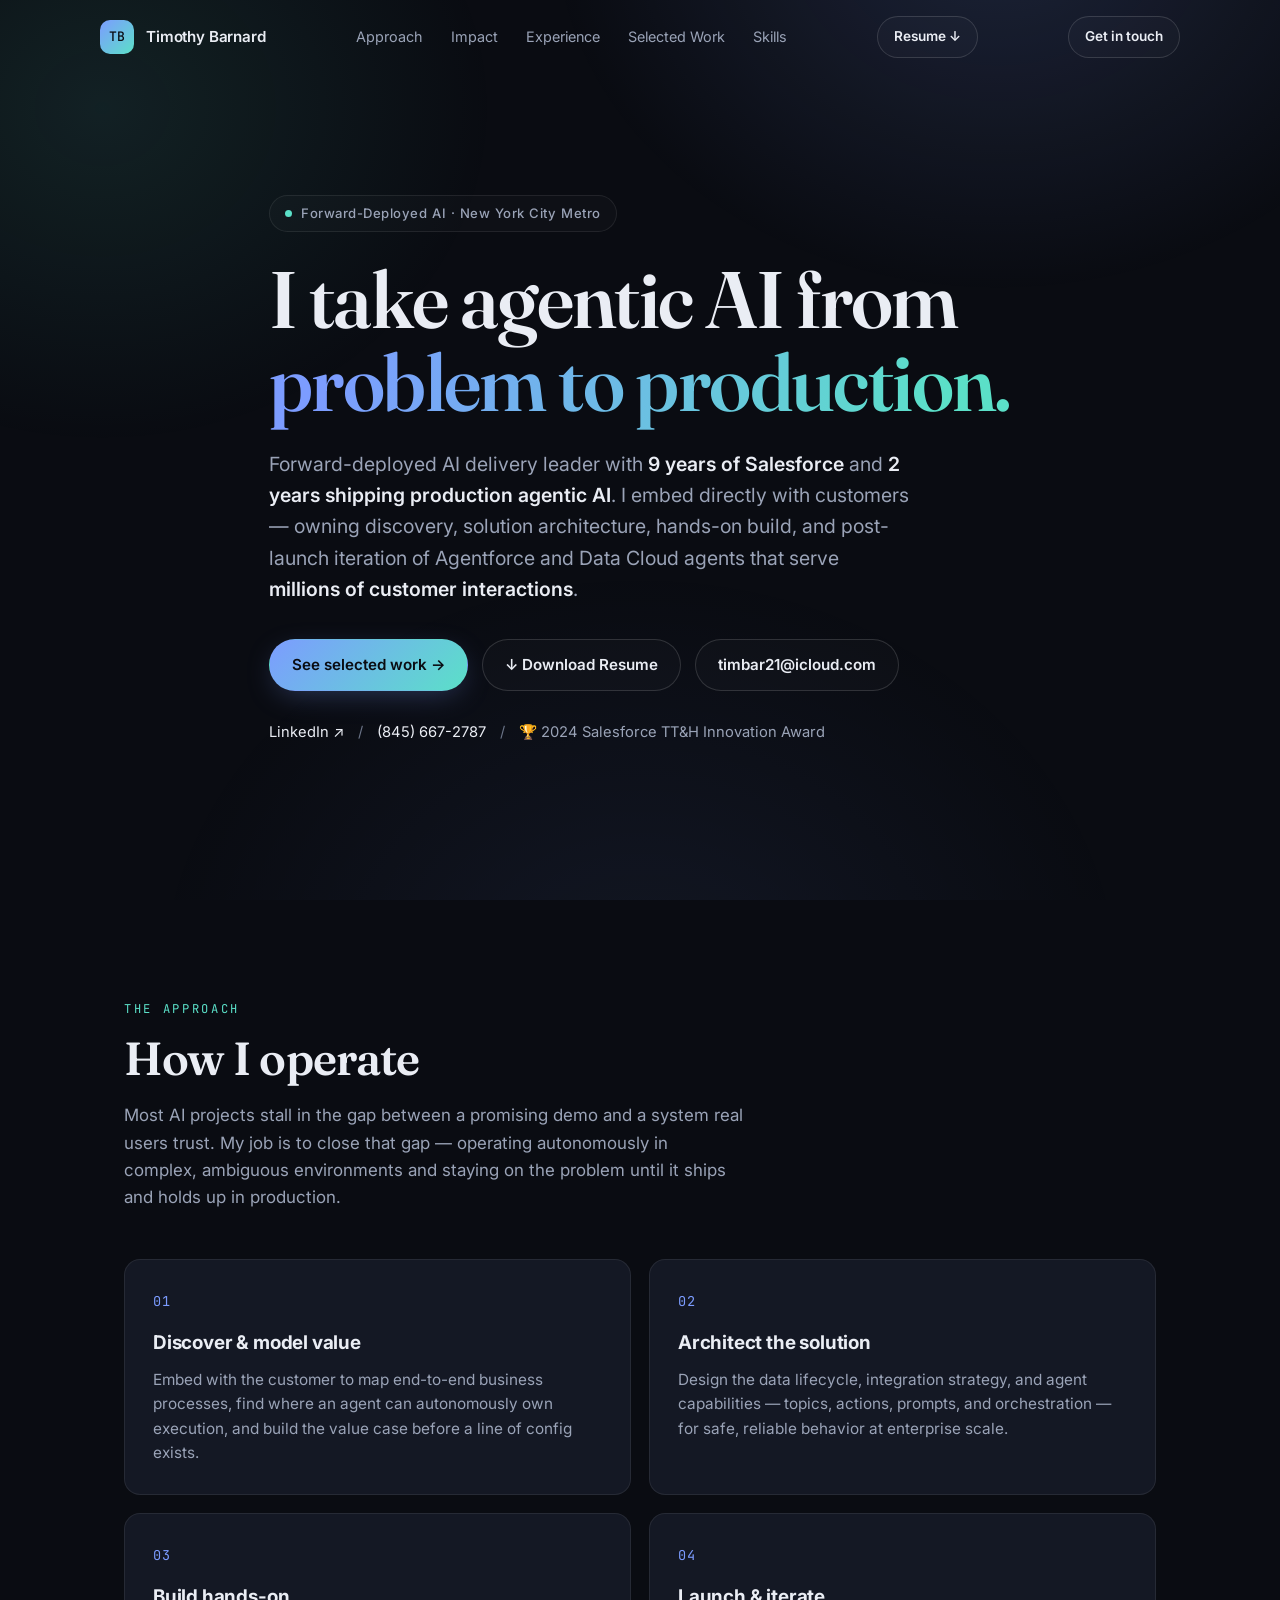
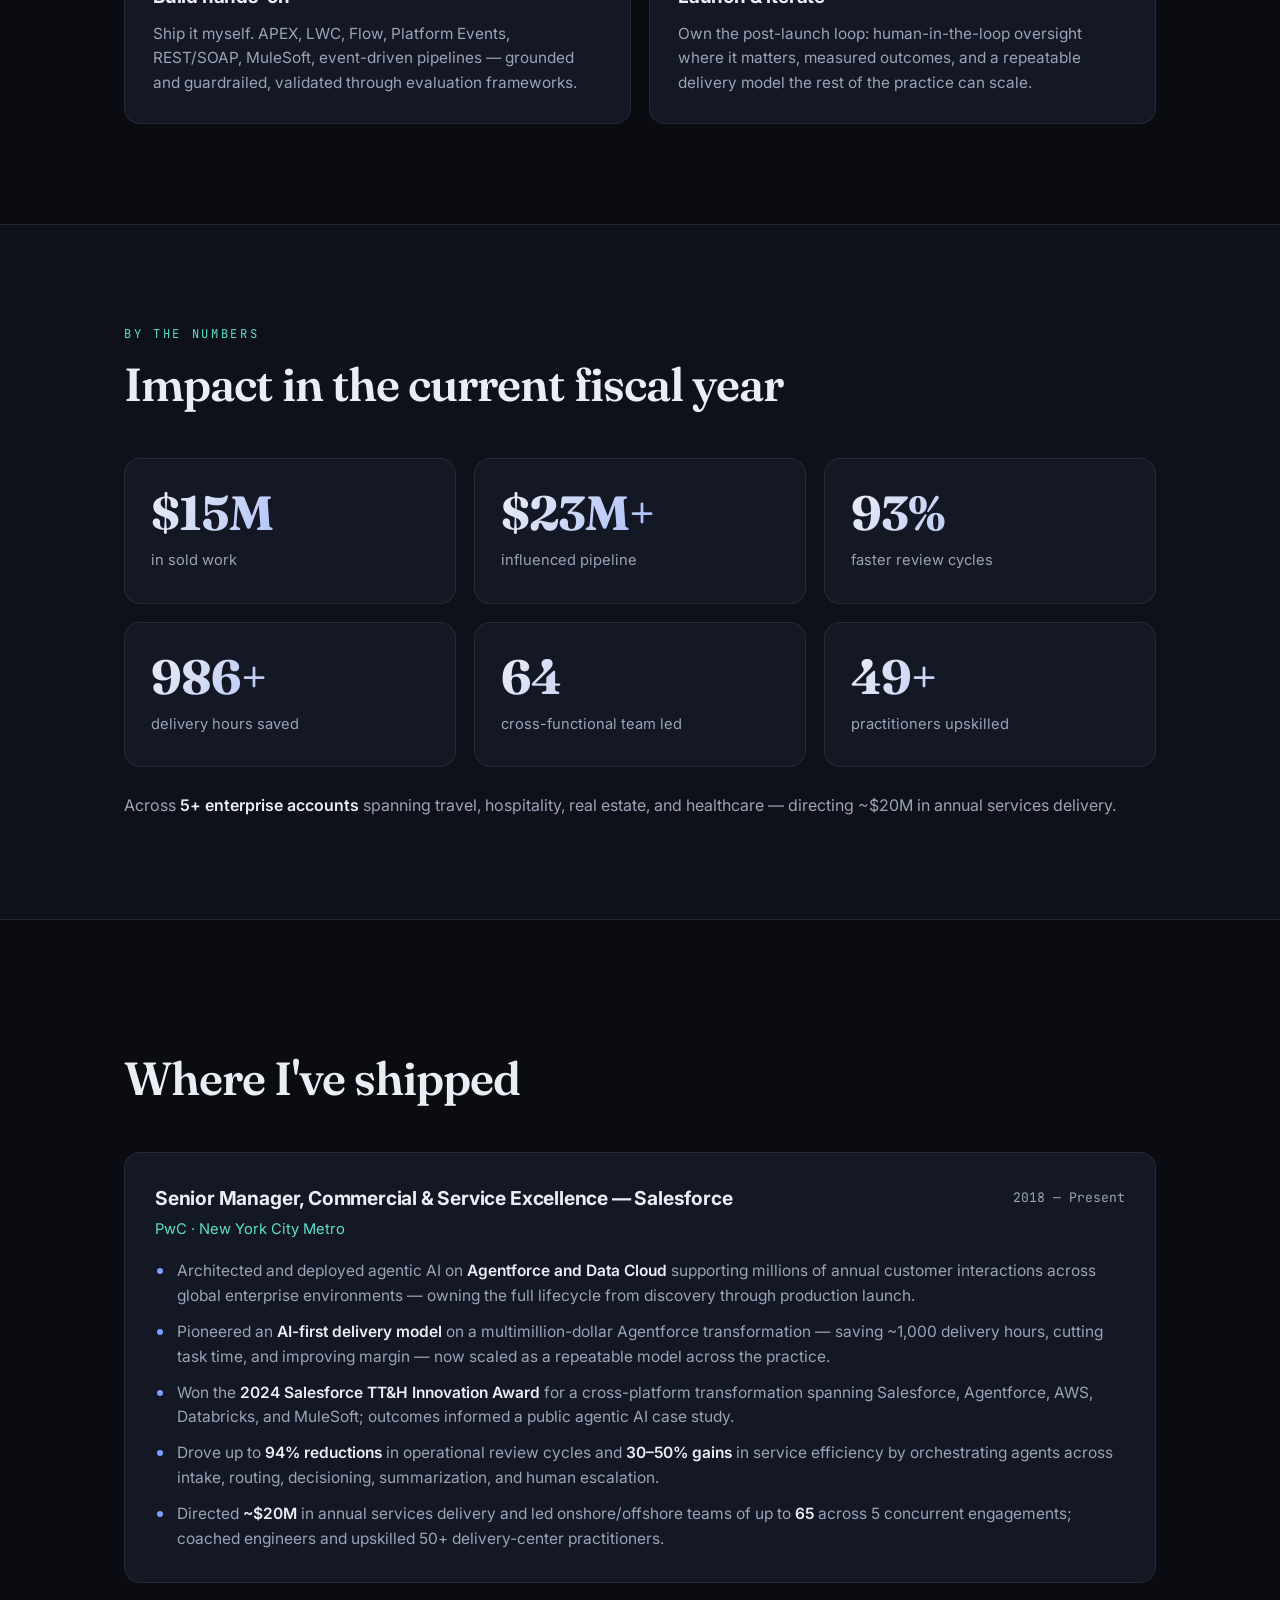
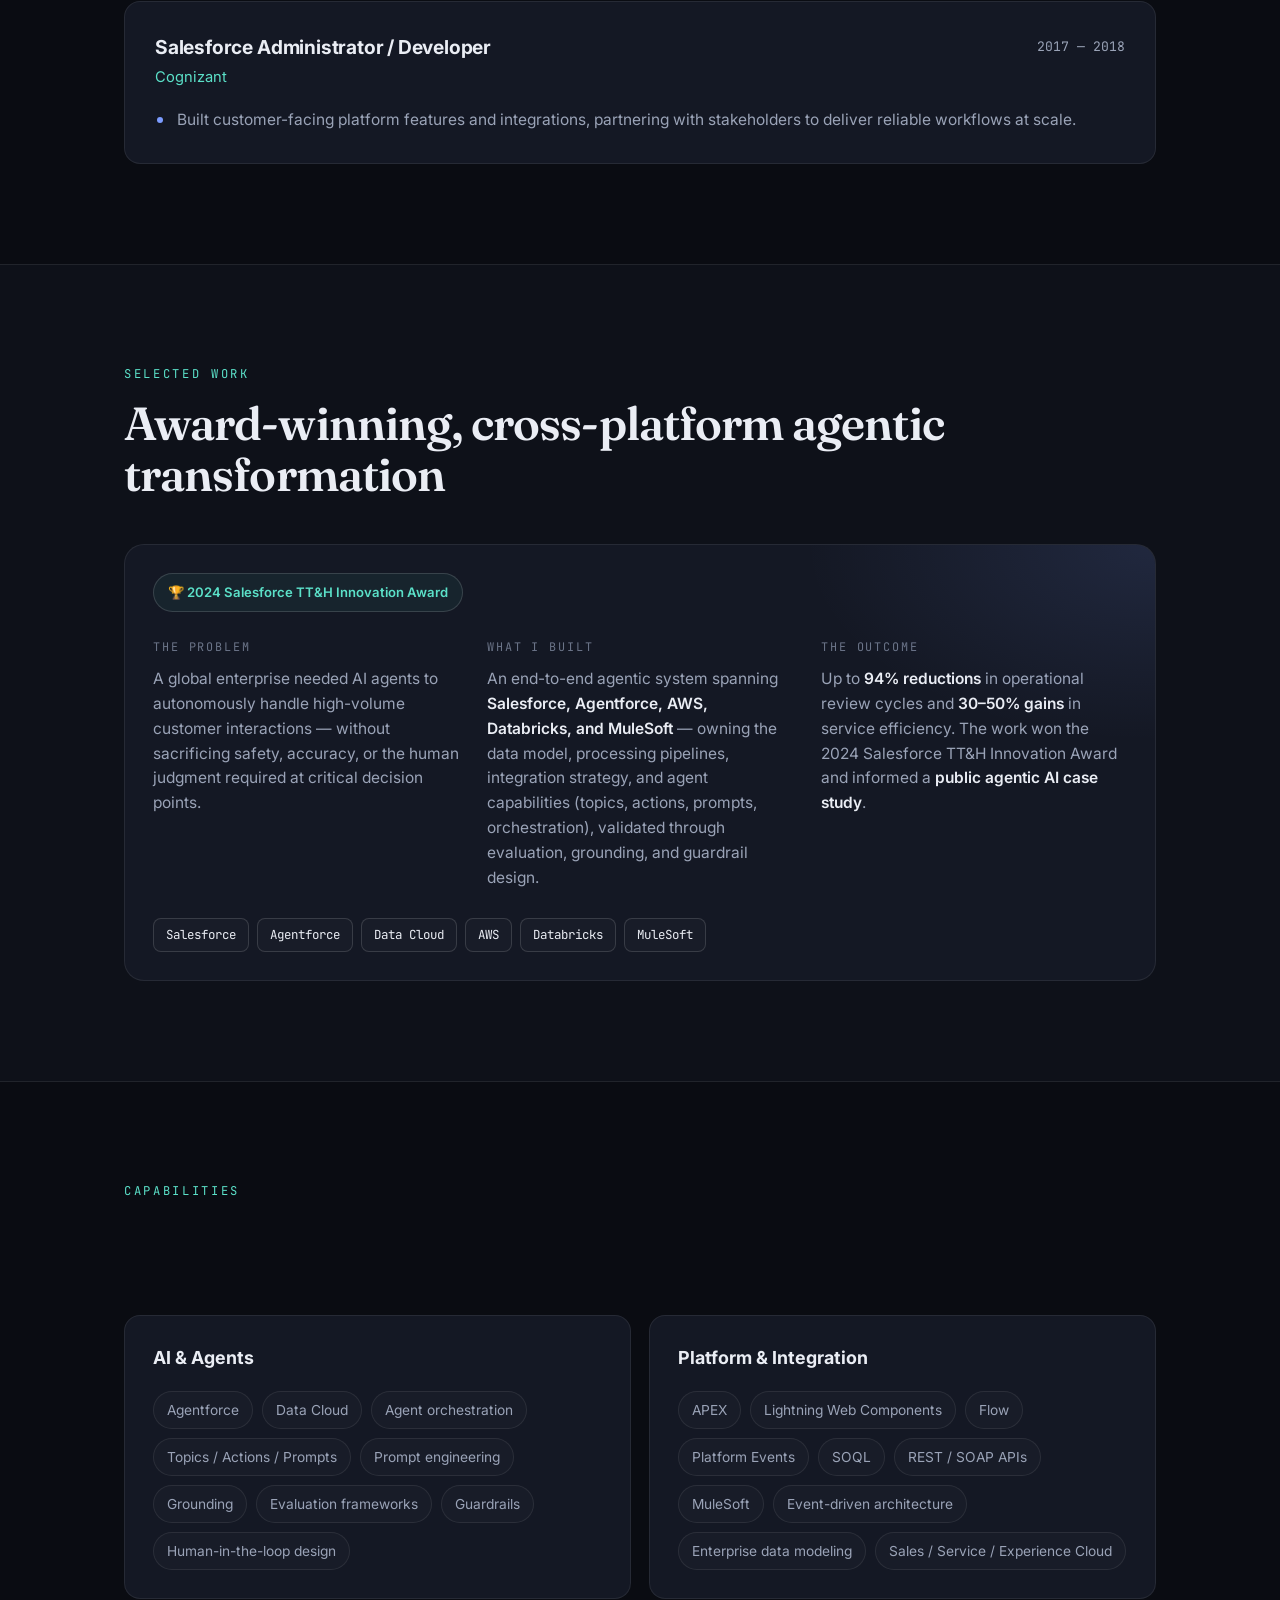
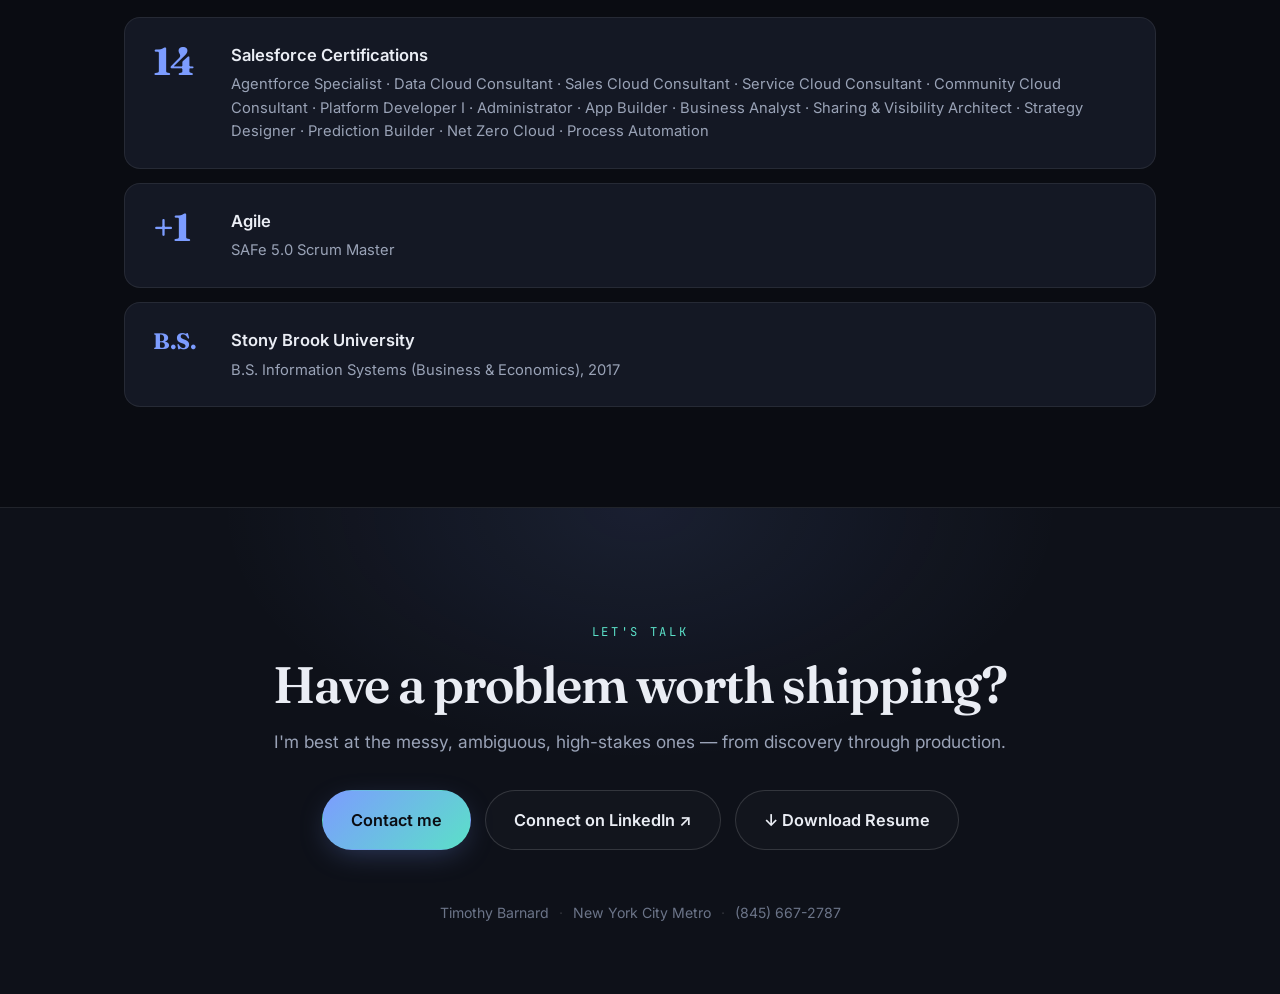
<file: resume/index.html>
<!DOCTYPE html>
<html lang="en">
<head>
  <meta charset="UTF-8" />
  <meta name="viewport" content="width=device-width, initial-scale=1.0" />
  <title>Timothy Barnard — Forward-Deployed AI Delivery</title>
  <meta name="description" content="Timothy Barnard — Forward-deployed AI delivery leader. 9 years of Salesforce, 2 years shipping production agentic AI. Winner of the 2024 Salesforce TT&H Innovation Award." />

  <!-- Open Graph -->
  <meta property="og:title" content="Timothy Barnard — Forward-Deployed AI Delivery" />
  <meta property="og:description" content="From problem to production. Architecting and shipping agentic AI that serves millions of customer interactions." />
  <meta property="og:type" content="website" />

  <link rel="preconnect" href="https://fonts.googleapis.com">
  <link rel="preconnect" href="https://fonts.gstatic.com" crossorigin>
  <link href="https://fonts.googleapis.com/css2?family=Fraunces:opsz,wght@9..144,500;9..144,600;9..144,700&family=Inter:wght@400;500;600;700&family=JetBrains+Mono:wght@500&display=swap" rel="stylesheet">
  <link rel="stylesheet" href="style.css" />
</head>
<body>

  <!-- Background gradient mesh -->
  <div class="bg-mesh" aria-hidden="true"></div>

  <!-- Nav -->
  <header class="nav" id="nav">
    <a href="#top" class="nav-brand">
      <span class="nav-mark">TB</span>
      <span class="nav-name">Timothy Barnard</span>
    </a>
    <nav class="nav-links">
      <a href="#approach">Approach</a>
      <a href="#impact">Impact</a>
      <a href="#experience">Experience</a>
      <a href="#work">Selected Work</a>
      <a href="#skills">Skills</a>
    </nav>
    <a href="Timothy_Barnard_Resume.docx" download class="btn btn--ghost btn--sm">Resume &#8595;</a>
    <a href="mailto:timbar21@icloud.com" class="btn btn--ghost btn--sm nav-cta">Get in touch</a>
  </header>

  <!-- Hero -->
  <section class="hero" id="top">
    <div class="inner">
      <p class="eyebrow reveal">
        <span class="dot"></span> Forward-Deployed AI &middot; New York City Metro
      </p>
      <h1 class="hero-title reveal">
        I take agentic AI from<br>
        <span class="grad">problem to production.</span>
      </h1>
      <p class="hero-lede reveal">
        Forward-deployed AI delivery leader with <strong>9 years of Salesforce</strong> and
        <strong>2 years shipping production agentic AI</strong>. I embed directly with customers —
        owning discovery, solution architecture, hands-on build, and post-launch iteration of
        Agentforce and Data&nbsp;Cloud agents that serve <strong>millions of customer interactions</strong>.
      </p>
      <div class="hero-actions reveal">
        <a href="#work" class="btn btn--accent">See selected work &rarr;</a>
        <a href="Timothy_Barnard_Resume.docx" download class="btn btn--ghost">&#8595; Download Resume</a>
        <a href="mailto:timbar21@icloud.com" class="btn btn--ghost">timbar21@icloud.com</a>
      </div>
      <div class="hero-links reveal">
        <a href="https://linkedin.com/in/timbarnard21" target="_blank" rel="noopener">LinkedIn &#8599;</a>
        <span class="sep">/</span>
        <a href="tel:+18456672787">(845) 667-2787</a>
        <span class="sep">/</span>
        <span class="award">&#127942; 2024 Salesforce TT&amp;H Innovation Award</span>
      </div>
    </div>
  </section>

  <!-- Approach -->
  <section class="section" id="approach">
    <div class="inner">
      <p class="label reveal">THE APPROACH</p>
      <h2 class="section-title reveal">How I operate</h2>
      <p class="section-lede reveal">
        Most AI projects stall in the gap between a promising demo and a system real users trust.
        My job is to close that gap — operating autonomously in complex, ambiguous environments
        and staying on the problem until it ships and holds up in production.
      </p>

      <div class="approach-grid">
        <article class="approach-card reveal">
          <span class="approach-num">01</span>
          <h3>Discover &amp; model value</h3>
          <p>Embed with the customer to map end-to-end business processes, find where an agent can autonomously own execution, and build the value case before a line of config exists.</p>
        </article>
        <article class="approach-card reveal">
          <span class="approach-num">02</span>
          <h3>Architect the solution</h3>
          <p>Design the data lifecycle, integration strategy, and agent capabilities — topics, actions, prompts, and orchestration — for safe, reliable behavior at enterprise scale.</p>
        </article>
        <article class="approach-card reveal">
          <span class="approach-num">03</span>
          <h3>Build hands-on</h3>
          <p>Ship it myself. APEX, LWC, Flow, Platform Events, REST/SOAP, MuleSoft, event-driven pipelines — grounded and guardrailed, validated through evaluation frameworks.</p>
        </article>
        <article class="approach-card reveal">
          <span class="approach-num">04</span>
          <h3>Launch &amp; iterate</h3>
          <p>Own the post-launch loop: human-in-the-loop oversight where it matters, measured outcomes, and a repeatable delivery model the rest of the practice can scale.</p>
        </article>
      </div>
    </div>
  </section>

  <!-- Impact metrics -->
  <section class="section section--alt" id="impact">
    <div class="inner">
      <p class="label reveal">BY THE NUMBERS</p>
      <h2 class="section-title reveal">Impact in the current fiscal year</h2>

      <div class="metrics-grid">
        <div class="metric reveal">
          <span class="metric-num" data-target="15" data-prefix="$" data-suffix="M">$0M</span>
          <span class="metric-lbl">in sold work</span>
        </div>
        <div class="metric reveal">
          <span class="metric-num" data-target="23" data-prefix="$" data-suffix="M+">$0M+</span>
          <span class="metric-lbl">influenced pipeline</span>
        </div>
        <div class="metric reveal">
          <span class="metric-num" data-target="94" data-suffix="%">0%</span>
          <span class="metric-lbl">faster review cycles</span>
        </div>
        <div class="metric reveal">
          <span class="metric-num" data-target="1000" data-suffix="+">0</span>
          <span class="metric-lbl">delivery hours saved</span>
        </div>
        <div class="metric reveal">
          <span class="metric-num" data-target="65" data-prefix="" data-suffix="">0</span>
          <span class="metric-lbl">cross-functional team led</span>
        </div>
        <div class="metric reveal">
          <span class="metric-num" data-target="50" data-suffix="+">0</span>
          <span class="metric-lbl">practitioners upskilled</span>
        </div>
      </div>
      <p class="metrics-note reveal">
        Across <strong>5+ enterprise accounts</strong> spanning travel, hospitality, real estate, and healthcare —
        directing ~$20M in annual services delivery.
      </p>
    </div>
  </section>

  <!-- Experience -->
  <section class="section" id="experience">
    <div class="inner">
      <p class="label reveal">EXPERIENCE</p>
      <h2 class="section-title reveal">Where I've shipped</h2>

      <div class="timeline">
        <article class="tl-item reveal">
          <div class="tl-head">
            <div>
              <h3>Senior Manager, Commercial &amp; Service Excellence — Salesforce</h3>
              <p class="tl-org">PwC &middot; New York City Metro</p>
            </div>
            <span class="tl-date">2018 — Present</span>
          </div>
          <ul class="tl-list">
            <li>Architected and deployed agentic AI on <strong>Agentforce and Data Cloud</strong> supporting millions of annual customer interactions across global enterprise environments — owning the full lifecycle from discovery through production launch.</li>
            <li>Pioneered an <strong>AI-first delivery model</strong> on a multimillion-dollar Agentforce transformation — saving ~1,000 delivery hours, cutting task time, and improving margin — now scaled as a repeatable model across the practice.</li>
            <li>Won the <strong>2024 Salesforce TT&amp;H Innovation Award</strong> for a cross-platform transformation spanning Salesforce, Agentforce, AWS, Databricks, and MuleSoft; outcomes informed a public agentic AI case study.</li>
            <li>Drove up to <strong>94% reductions</strong> in operational review cycles and <strong>30–50% gains</strong> in service efficiency by orchestrating agents across intake, routing, decisioning, summarization, and human escalation.</li>
            <li>Directed <strong>~$20M</strong> in annual services delivery and led onshore/offshore teams of up to <strong>65</strong> across 5 concurrent engagements; coached engineers and upskilled 50+ delivery-center practitioners.</li>
          </ul>
        </article>

        <article class="tl-item reveal">
          <div class="tl-head">
            <div>
              <h3>Salesforce Administrator / Developer</h3>
              <p class="tl-org">Cognizant</p>
            </div>
            <span class="tl-date">2017 — 2018</span>
          </div>
          <ul class="tl-list">
            <li>Built customer-facing platform features and integrations, partnering with stakeholders to deliver reliable workflows at scale.</li>
          </ul>
        </article>
      </div>
    </div>
  </section>

  <!-- Selected Work / Case study -->
  <section class="section section--alt" id="work">
    <div class="inner">
      <p class="label reveal">SELECTED WORK</p>
      <h2 class="section-title reveal">Award-winning, cross-platform agentic transformation</h2>

      <div class="case reveal">
        <div class="case-badge">&#127942; 2024 Salesforce TT&amp;H Innovation Award</div>
        <div class="case-body">
          <div class="case-block">
            <p class="case-k">The problem</p>
            <p class="case-v">A global enterprise needed AI agents to autonomously handle high-volume customer interactions — without sacrificing safety, accuracy, or the human judgment required at critical decision points.</p>
          </div>
          <div class="case-block">
            <p class="case-k">What I built</p>
            <p class="case-v">An end-to-end agentic system spanning <strong>Salesforce, Agentforce, AWS, Databricks, and MuleSoft</strong> — owning the data model, processing pipelines, integration strategy, and agent capabilities (topics, actions, prompts, orchestration), validated through evaluation, grounding, and guardrail design.</p>
          </div>
          <div class="case-block">
            <p class="case-k">The outcome</p>
            <p class="case-v">Up to <strong>94% reductions</strong> in operational review cycles and <strong>30–50% gains</strong> in service efficiency. The work won the 2024 Salesforce TT&amp;H Innovation Award and informed a <strong>public agentic AI case study</strong>.</p>
          </div>
        </div>
        <div class="case-stack">
          <span>Salesforce</span><span>Agentforce</span><span>Data Cloud</span><span>AWS</span><span>Databricks</span><span>MuleSoft</span>
        </div>
      </div>
    </div>
  </section>

  <!-- Skills -->
  <section class="section" id="skills">
    <div class="inner">
      <p class="label reveal">CAPABILITIES</p>
      <h2 class="section-title reveal">Technical depth</h2>

      <div class="skills-grid">
        <div class="skill-col reveal">
          <h3 class="skill-head">AI &amp; Agents</h3>
          <div class="tags">
            <span>Agentforce</span><span>Data Cloud</span><span>Agent orchestration</span>
            <span>Topics / Actions / Prompts</span><span>Prompt engineering</span><span>Grounding</span>
            <span>Evaluation frameworks</span><span>Guardrails</span><span>Human-in-the-loop design</span>
          </div>
        </div>
        <div class="skill-col reveal">
          <h3 class="skill-head">Platform &amp; Integration</h3>
          <div class="tags">
            <span>APEX</span><span>Lightning Web Components</span><span>Flow</span><span>Platform Events</span>
            <span>SOQL</span><span>REST / SOAP APIs</span><span>MuleSoft</span><span>Event-driven architecture</span>
            <span>Enterprise data modeling</span><span>Sales / Service / Experience Cloud</span>
          </div>
        </div>
      </div>

      <div class="creds-grid">
        <div class="cred reveal">
          <span class="cred-num">14</span>
          <div>
            <p class="cred-head">Salesforce Certifications</p>
            <p class="cred-sub">Agentforce Specialist &middot; Data Cloud Consultant &middot; Sales Cloud Consultant &middot; Service Cloud Consultant &middot; Community Cloud Consultant &middot; Platform Developer I &middot; Administrator &middot; App Builder &middot; Business Analyst &middot; Sharing &amp; Visibility Architect &middot; Strategy Designer &middot; Prediction Builder &middot; Net Zero Cloud &middot; Process Automation</p>
          </div>
        </div>
        <div class="cred reveal">
          <span class="cred-num">+1</span>
          <div>
            <p class="cred-head">Agile</p>
            <p class="cred-sub">SAFe 5.0 Scrum Master</p>
          </div>
        </div>
        <div class="cred reveal">
          <span class="cred-num" style="font-size:1.4rem;line-height:1.3;">B.S.</span>
          <div>
            <p class="cred-head">Stony Brook University</p>
            <p class="cred-sub">B.S. Information Systems (Business &amp; Economics), 2017</p>
          </div>
        </div>
      </div>
    </div>
  </section>

  <!-- Contact / Footer -->
  <footer class="contact" id="contact">
    <div class="inner">
      <p class="label reveal">LET'S TALK</p>
      <h2 class="contact-title reveal">Have a problem worth shipping?</h2>
      <p class="contact-lede reveal">I'm best at the messy, ambiguous, high-stakes ones — from discovery through production.</p>
      <div class="contact-actions reveal">
        <a href="mailto:timbar21@icloud.com" class="btn btn--accent btn--lg">Contact me</a>
        <a href="https://linkedin.com/in/timbarnard21" target="_blank" rel="noopener" class="btn btn--ghost btn--lg">Connect on LinkedIn &#8599;</a>
        <a href="Timothy_Barnard_Resume.docx" download class="btn btn--ghost btn--lg">&#8595; Download Resume</a>
      </div>
      <div class="footer-meta">
        <span>Timothy Barnard</span>
        <span class="sep">&middot;</span>
        <span>New York City Metro</span>
        <span class="sep">&middot;</span>
        <span>(845) 667-2787</span>
      </div>
    </div>
  </footer>

  <button id="scroll-top" class="scroll-top" hidden aria-label="Back to top">&#8593;</button>

  <script src="app.js"></script>
</body>
</html>
</file>
<file: resume/style.css>
/* ============================================================
   Timothy Barnard — Supplemental Resume Site
   Modern dark editorial theme
   ============================================================ */

:root {
  --bg:        #0A0C12;
  --bg-alt:    #0E1119;
  --surface:   #141824;
  --surface-2: #1B2030;
  --line:      rgba(255,255,255,0.08);
  --line-2:    rgba(255,255,255,0.14);
  --text:      #EAEDF4;
  --muted:     #9AA3B7;
  --faint:     #6B7488;
  --accent:    #7C9CFF;
  --accent-2:  #5BE0C8;
  --accent-ink:#0A0C12;
  --glow:      rgba(124,156,255,0.35);
  --maxw:      1080px;
  --r:         16px;
  --ease:      cubic-bezier(0.22, 1, 0.36, 1);
}

* { box-sizing: border-box; margin: 0; padding: 0; }

html { scroll-behavior: smooth; }
@media (prefers-reduced-motion: reduce) {
  html { scroll-behavior: auto; }
  * { animation: none !important; transition: none !important; }
}

body {
  font-family: 'Inter', system-ui, -apple-system, sans-serif;
  background: var(--bg);
  color: var(--text);
  line-height: 1.6;
  -webkit-font-smoothing: antialiased;
  overflow-x: hidden;
}

.inner { max-width: var(--maxw); margin: 0 auto; padding: 0 24px; }

a { color: inherit; text-decoration: none; }

strong { color: var(--text); font-weight: 600; }

/* ---------- Background mesh ---------- */
.bg-mesh {
  position: fixed;
  inset: 0;
  z-index: -1;
  background:
    radial-gradient(640px 520px at 78% -8%, rgba(124,156,255,0.16), transparent 70%),
    radial-gradient(560px 480px at 8% 12%, rgba(91,224,200,0.10), transparent 70%),
    radial-gradient(700px 600px at 50% 110%, rgba(124,156,255,0.08), transparent 70%);
}

/* ---------- Buttons ---------- */
.btn {
  display: inline-flex;
  align-items: center;
  gap: 8px;
  font-weight: 600;
  font-size: 0.95rem;
  padding: 13px 22px;
  border-radius: 999px;
  border: 1px solid transparent;
  cursor: pointer;
  transition: transform .25s var(--ease), background .25s var(--ease), border-color .25s var(--ease), box-shadow .25s var(--ease);
  white-space: nowrap;
}
.btn--accent {
  background: linear-gradient(135deg, var(--accent), var(--accent-2));
  color: var(--accent-ink);
  box-shadow: 0 8px 30px -8px var(--glow);
}
.btn--accent:hover { transform: translateY(-2px); box-shadow: 0 14px 40px -8px var(--glow); }
.btn--ghost {
  background: rgba(255,255,255,0.02);
  border-color: var(--line-2);
  color: var(--text);
}
.btn--ghost:hover { background: rgba(255,255,255,0.06); transform: translateY(-2px); }
.btn--sm { padding: 9px 16px; font-size: 0.85rem; }
.btn--lg { padding: 16px 28px; font-size: 1.02rem; }

/* ---------- Nav ---------- */
.nav {
  position: fixed;
  top: 0; left: 0; right: 0;
  z-index: 50;
  display: flex;
  align-items: center;
  justify-content: space-between;
  gap: 24px;
  padding: 16px 24px;
  max-width: calc(var(--maxw) + 48px);
  margin: 0 auto;
  transition: background .3s var(--ease), backdrop-filter .3s var(--ease), border-color .3s var(--ease);
  border-bottom: 1px solid transparent;
}
.nav.scrolled {
  background: rgba(10,12,18,0.72);
  backdrop-filter: blur(14px);
  -webkit-backdrop-filter: blur(14px);
  border-bottom-color: var(--line);
}
.nav-brand { display: flex; align-items: center; gap: 12px; }
.nav-mark {
  display: grid;
  place-items: center;
  width: 34px; height: 34px;
  border-radius: 10px;
  font-family: 'JetBrains Mono', monospace;
  font-weight: 500;
  font-size: 0.82rem;
  letter-spacing: 0.5px;
  background: linear-gradient(135deg, var(--accent), var(--accent-2));
  color: var(--accent-ink);
}
.nav-name { font-weight: 600; font-size: 0.95rem; letter-spacing: -0.01em; }
.nav-links { display: flex; gap: 28px; }
.nav-links a {
  font-size: 0.9rem;
  color: var(--muted);
  transition: color .2s;
  position: relative;
}
.nav-links a:hover { color: var(--text); }
.nav-cta { flex-shrink: 0; }

@media (max-width: 860px) {
  .nav-links { display: none; }
  .nav-name { display: none; }
}

/* ---------- Hero ---------- */
.hero {
  min-height: 100svh;
  display: flex;
  align-items: center;
  padding: 120px 0 80px;
}
.eyebrow {
  display: inline-flex;
  align-items: center;
  gap: 9px;
  font-size: 0.82rem;
  font-weight: 500;
  letter-spacing: 0.04em;
  color: var(--muted);
  padding: 7px 15px;
  border: 1px solid var(--line);
  border-radius: 999px;
  background: rgba(255,255,255,0.02);
}
.eyebrow .dot {
  width: 7px; height: 7px; border-radius: 50%;
  background: var(--accent-2);
  box-shadow: 0 0 0 0 var(--accent-2);
  animation: pulse 2.4s infinite;
}
@keyframes pulse {
  0%   { box-shadow: 0 0 0 0 rgba(91,224,200,0.55); }
  70%  { box-shadow: 0 0 0 8px rgba(91,224,200,0); }
  100% { box-shadow: 0 0 0 0 rgba(91,224,200,0); }
}
.hero-title {
  font-family: 'Fraunces', Georgia, serif;
  font-weight: 600;
  font-size: clamp(2.6rem, 7vw, 5rem);
  line-height: 1.03;
  letter-spacing: -0.02em;
  margin: 26px 0 0;
}
.grad {
  background: linear-gradient(110deg, var(--accent) 10%, var(--accent-2) 90%);
  -webkit-background-clip: text;
  background-clip: text;
  -webkit-text-fill-color: transparent;
}
.hero-lede {
  max-width: 640px;
  margin-top: 26px;
  font-size: clamp(1.05rem, 2.2vw, 1.22rem);
  color: var(--muted);
}
.hero-actions { display: flex; flex-wrap: wrap; gap: 14px; margin-top: 34px; }
.hero-links {
  display: flex;
  flex-wrap: wrap;
  align-items: center;
  gap: 14px;
  margin-top: 30px;
  font-size: 0.92rem;
  color: var(--muted);
}
.hero-links a { color: var(--text); transition: color .2s; }
.hero-links a:hover { color: var(--accent); }
.hero-links .sep { color: var(--faint); }
.hero-links .award { color: var(--muted); }

/* ---------- Sections ---------- */
.section { padding: 100px 0; position: relative; }
.section--alt { background: var(--bg-alt); border-top: 1px solid var(--line); border-bottom: 1px solid var(--line); }
.label {
  font-family: 'JetBrains Mono', monospace;
  font-size: 0.76rem;
  letter-spacing: 0.22em;
  color: var(--accent-2);
  margin-bottom: 14px;
}
.section-title {
  font-family: 'Fraunces', Georgia, serif;
  font-weight: 600;
  font-size: clamp(1.9rem, 4.4vw, 2.9rem);
  line-height: 1.1;
  letter-spacing: -0.02em;
}
.section-lede {
  max-width: 620px;
  margin-top: 18px;
  color: var(--muted);
  font-size: 1.06rem;
}

/* ---------- Approach ---------- */
.approach-grid {
  display: grid;
  grid-template-columns: repeat(2, 1fr);
  gap: 18px;
  margin-top: 48px;
}
.approach-card {
  background: var(--surface);
  border: 1px solid var(--line);
  border-radius: var(--r);
  padding: 28px;
  transition: transform .3s var(--ease), border-color .3s var(--ease), background .3s var(--ease);
}
.approach-card:hover {
  transform: translateY(-4px);
  border-color: var(--line-2);
  background: var(--surface-2);
}
.approach-num {
  font-family: 'JetBrains Mono', monospace;
  font-size: 0.85rem;
  color: var(--accent);
  letter-spacing: 0.1em;
}
.approach-card h3 { font-size: 1.18rem; margin: 14px 0 10px; letter-spacing: -0.01em; }
.approach-card p { color: var(--muted); font-size: 0.96rem; }
@media (max-width: 720px) { .approach-grid { grid-template-columns: 1fr; } }

/* ---------- Metrics ---------- */
.metrics-grid {
  display: grid;
  grid-template-columns: repeat(3, 1fr);
  gap: 18px;
  margin-top: 48px;
}
.metric {
  background: var(--surface);
  border: 1px solid var(--line);
  border-radius: var(--r);
  padding: 30px 26px;
  text-align: left;
}
.metric-num {
  display: block;
  font-family: 'Fraunces', Georgia, serif;
  font-weight: 700;
  font-size: clamp(2.2rem, 5vw, 3rem);
  line-height: 1;
  letter-spacing: -0.02em;
  background: linear-gradient(120deg, var(--text), var(--accent));
  -webkit-background-clip: text;
  background-clip: text;
  -webkit-text-fill-color: transparent;
}
.metric-lbl { display: block; margin-top: 12px; color: var(--muted); font-size: 0.92rem; }
.metrics-note { margin-top: 26px; color: var(--muted); font-size: 1rem; }
@media (max-width: 720px) { .metrics-grid { grid-template-columns: 1fr 1fr; } }
@media (max-width: 440px) { .metrics-grid { grid-template-columns: 1fr; } }

/* ---------- Timeline ---------- */
.timeline { margin-top: 48px; display: flex; flex-direction: column; gap: 18px; }
.tl-item {
  background: var(--surface);
  border: 1px solid var(--line);
  border-radius: var(--r);
  padding: 30px;
  transition: border-color .3s var(--ease);
}
.tl-item:hover { border-color: var(--line-2); }
.tl-head {
  display: flex;
  justify-content: space-between;
  align-items: flex-start;
  gap: 18px;
  flex-wrap: wrap;
  margin-bottom: 18px;
}
.tl-head h3 { font-size: 1.2rem; letter-spacing: -0.01em; }
.tl-org { color: var(--accent-2); font-size: 0.92rem; margin-top: 4px; }
.tl-date {
  font-family: 'JetBrains Mono', monospace;
  font-size: 0.82rem;
  color: var(--muted);
  white-space: nowrap;
  padding-top: 4px;
}
.tl-list { list-style: none; display: flex; flex-direction: column; gap: 11px; }
.tl-list li {
  position: relative;
  padding-left: 22px;
  color: var(--muted);
  font-size: 0.97rem;
}
.tl-list li::before {
  content: "";
  position: absolute;
  left: 2px; top: 9px;
  width: 6px; height: 6px;
  border-radius: 50%;
  background: var(--accent);
}

/* ---------- Case study ---------- */
.case {
  margin-top: 44px;
  background: var(--surface);
  border: 1px solid var(--line);
  border-radius: 20px;
  overflow: hidden;
  position: relative;
}
.case::before {
  content: "";
  position: absolute;
  inset: 0;
  background: radial-gradient(500px 280px at 100% 0%, rgba(124,156,255,0.12), transparent 70%);
  pointer-events: none;
}
.case-badge {
  display: inline-block;
  margin: 28px 28px 0;
  font-size: 0.82rem;
  font-weight: 600;
  color: var(--accent-2);
  padding: 8px 14px;
  border: 1px solid var(--line-2);
  border-radius: 999px;
  background: rgba(91,224,200,0.06);
}
.case-body {
  display: grid;
  grid-template-columns: repeat(3, 1fr);
  gap: 28px;
  padding: 26px 28px 8px;
}
.case-k {
  font-family: 'JetBrains Mono', monospace;
  font-size: 0.74rem;
  letter-spacing: 0.16em;
  color: var(--faint);
  margin-bottom: 10px;
  text-transform: uppercase;
}
.case-v { color: var(--muted); font-size: 0.97rem; }
.case-stack {
  display: flex;
  flex-wrap: wrap;
  gap: 8px;
  padding: 20px 28px 28px;
}
.case-stack span {
  font-family: 'JetBrains Mono', monospace;
  font-size: 0.78rem;
  color: var(--text);
  padding: 6px 12px;
  border: 1px solid var(--line-2);
  border-radius: 8px;
  background: rgba(255,255,255,0.02);
}
@media (max-width: 760px) { .case-body { grid-template-columns: 1fr; } }

/* ---------- Skills ---------- */
.skills-grid {
  display: grid;
  grid-template-columns: 1fr 1fr;
  gap: 18px;
  margin-top: 48px;
}
.skill-col {
  background: var(--surface);
  border: 1px solid var(--line);
  border-radius: var(--r);
  padding: 28px;
}
.skill-head { font-size: 1.12rem; margin-bottom: 18px; }
.tags { display: flex; flex-wrap: wrap; gap: 9px; }
.tags span {
  font-size: 0.86rem;
  color: var(--muted);
  padding: 7px 13px;
  border: 1px solid var(--line);
  border-radius: 999px;
  background: rgba(255,255,255,0.02);
  transition: color .2s, border-color .2s;
}
.tags span:hover { color: var(--text); border-color: var(--line-2); }
@media (max-width: 720px) { .skills-grid { grid-template-columns: 1fr; } }

/* ---------- Credentials ---------- */
.creds-grid { display: flex; flex-direction: column; gap: 14px; margin-top: 18px; }
.cred {
  display: flex;
  align-items: flex-start;
  gap: 22px;
  background: var(--surface);
  border: 1px solid var(--line);
  border-radius: var(--r);
  padding: 24px 28px;
}
.cred-num {
  font-family: 'Fraunces', Georgia, serif;
  font-weight: 700;
  font-size: 2.4rem;
  line-height: 1;
  letter-spacing: -0.02em;
  color: var(--accent);
  flex-shrink: 0;
  min-width: 56px;
}
.cred-head { font-weight: 600; font-size: 1.04rem; margin-bottom: 5px; }
.cred-sub { color: var(--muted); font-size: 0.92rem; }

/* ---------- Contact ---------- */
.contact {
  padding: 110px 0 70px;
  text-align: center;
  border-top: 1px solid var(--line);
  background:
    radial-gradient(600px 360px at 50% 0%, rgba(124,156,255,0.1), transparent 70%),
    var(--bg-alt);
}
.contact .label { display: inline-block; }
.contact-title {
  font-family: 'Fraunces', Georgia, serif;
  font-weight: 600;
  font-size: clamp(2rem, 5vw, 3.2rem);
  line-height: 1.08;
  letter-spacing: -0.02em;
}
.contact-lede { color: var(--muted); margin-top: 16px; font-size: 1.08rem; }
.contact-actions { display: flex; flex-wrap: wrap; gap: 14px; justify-content: center; margin-top: 34px; }
.footer-meta {
  margin-top: 52px;
  display: flex;
  flex-wrap: wrap;
  justify-content: center;
  gap: 10px;
  color: var(--faint);
  font-size: 0.88rem;
}
.footer-meta .sep { color: var(--line-2); }

/* ---------- Scroll-to-top ---------- */
.scroll-top {
  position: fixed;
  bottom: 26px; right: 26px;
  z-index: 40;
  width: 46px; height: 46px;
  border-radius: 50%;
  border: 1px solid var(--line-2);
  background: rgba(20,24,36,0.85);
  backdrop-filter: blur(10px);
  color: var(--text);
  font-size: 1.1rem;
  cursor: pointer;
  transition: transform .25s var(--ease), opacity .25s var(--ease), background .25s;
}
.scroll-top:hover { transform: translateY(-3px); background: var(--surface-2); }
.scroll-top[hidden] { display: none; }

/* ---------- Reveal animation ---------- */
.reveal {
  opacity: 0;
  transform: translateY(22px);
  transition: opacity .7s var(--ease), transform .7s var(--ease);
}
.reveal.in { opacity: 1; transform: none; }
</file>
